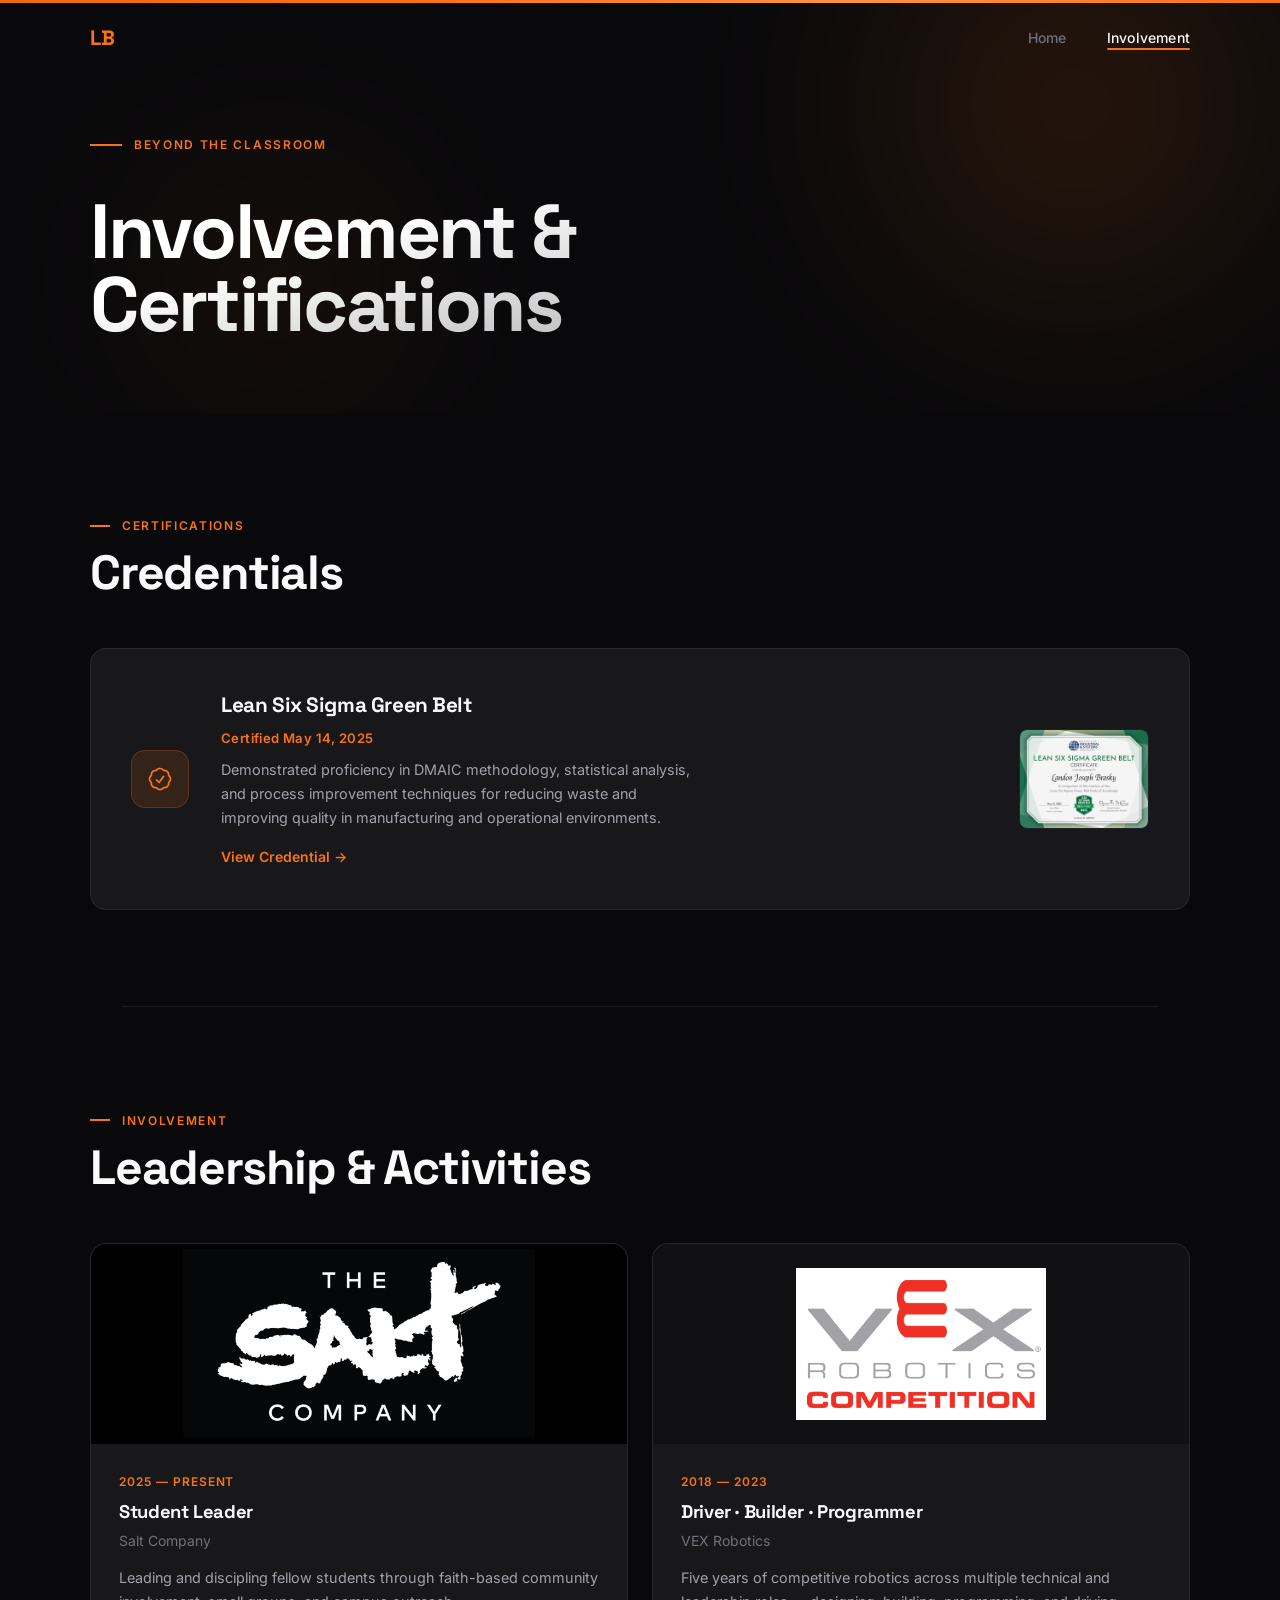
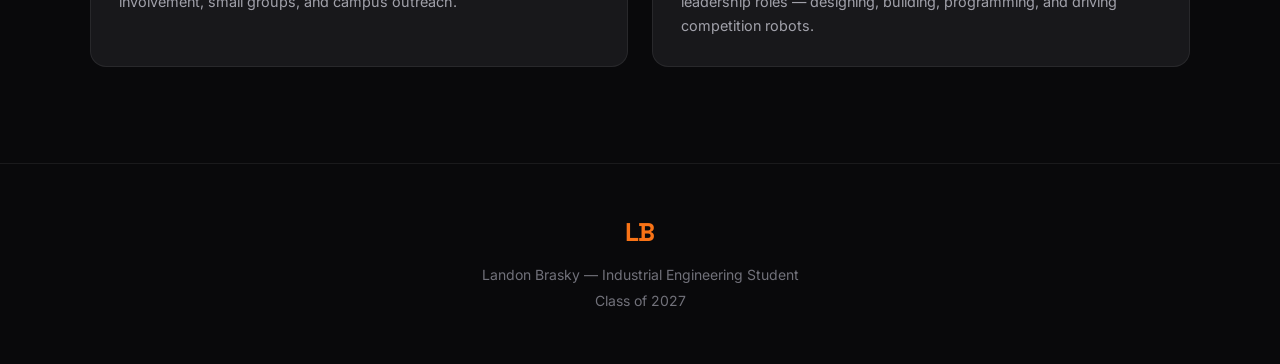
<file: involvement.html>
<!DOCTYPE html>
<html lang="en">
<head>
  <meta charset="UTF-8" />
  <meta name="viewport" content="width=device-width, initial-scale=1.0" />
  <meta name="description" content="Landon Brasky — Involvement, certifications, and leadership activities." />
  <title>Involvement &amp; Certifications — Landon Brasky</title>
  <link rel="stylesheet" href="style.css" />
  <link rel="preconnect" href="https://fonts.googleapis.com" />
  <link rel="preconnect" href="https://fonts.gstatic.com" crossorigin />
  <link href="https://fonts.googleapis.com/css2?family=Space+Grotesk:wght@400;500;600;700&family=Inter:wght@300;400;500;600&display=swap" rel="stylesheet" />
</head>
<body>

  <!-- ── NAV ── -->
  <nav class="nav" id="nav">
    <div class="nav-inner">
      <a href="index.html" class="nav-logo">LB</a>
      <button class="nav-toggle" id="navToggle" aria-label="Toggle menu">
        <span></span><span></span><span></span>
      </button>
      <ul class="nav-links" id="navLinks">
        <li><a href="index.html">Home</a></li>
        <li><a href="involvement.html" class="active">Involvement</a></li>
      </ul>
    </div>
  </nav>

  <!-- ── PAGE HEADER ── -->
  <section class="page-header">
    <div class="hero-bg">
      <div class="blob blob-1"></div>
      <div class="blob blob-2"></div>
    </div>
    <div class="page-header-inner">
      <p class="eyebrow">Beyond the Classroom</p>
      <h1 class="page-header-title">Involvement &amp;<br>Certifications</h1>
    </div>
  </section>

  <!-- ── CERTIFICATIONS ── -->
  <section class="section" id="certifications">
    <div class="section-inner">
      <p class="section-eyebrow">Certifications</p>
      <h2 class="section-title">Credentials</h2>

      <div class="cert-card fade-in">
        <!-- Icon -->
        <div class="cert-icon">
          <svg viewBox="0 0 24 24" fill="none" stroke="currentColor" stroke-width="1.5" aria-hidden="true">
            <path stroke-linecap="round" stroke-linejoin="round"
              d="M9 12.75L11.25 15 15 9.75M21 12c0 1.268-.63 2.39-1.593 3.068a3.745 3.745 0
                 01-1.043 3.296 3.745 3.745 0 01-3.296 1.043A3.745 3.745 0 0112 21c-1.268
                 0-2.39-.63-3.068-1.593a3.745 3.745 0 01-3.296-1.043 3.745 3.745 0
                 01-1.043-3.296A3.745 3.745 0 013 12c0-1.268.63-2.39 1.593-3.068a3.745 3.745
                 0 011.043-3.296 3.745 3.745 0 013.296-1.043A3.745 3.745 0 0112 3c1.268 0
                 2.39.63 3.068 1.593a3.745 3.745 0 013.296 1.043 3.745 3.745 0
                 011.043 3.296A3.745 3.745 0 0121 12z" />
          </svg>
        </div>

        <!-- Info -->
        <div>
          <h3 class="cert-name">Lean Six Sigma Green Belt</h3>
          <p class="cert-date">Certified May 14, 2025</p>
          <p class="cert-desc">
            Demonstrated proficiency in DMAIC methodology, statistical analysis, and
            process improvement techniques for reducing waste and improving quality in
            manufacturing and operational environments.
          </p>
          <a
            href="https://www.credential.net/143290772"
            target="_blank"
            rel="noopener"
            class="cert-link"
          >View Credential →</a>
        </div>

        <div class="cert-img-wrap">
          <img
            src="images/lssgb.png"
            alt="Lean Six Sigma Green Belt Certificate"
            onerror="this.closest('.cert-img-wrap').style.display='none'"
          />
        </div>
      </div>
    </div>
  </section>

  <div class="divider"></div>

  <!-- ── INVOLVEMENT ── -->
  <section class="section" id="involvement">
    <div class="section-inner">
      <p class="section-eyebrow">Involvement</p>
      <h2 class="section-title">Leadership &amp; Activities</h2>

      <div class="involvement-grid">

        <!-- Salt Company -->
        <div class="inv-card fade-in">
          <div class="inv-img-wrap" id="scImgWrap">
            <!-- Add images/salt-company.jpg to display a photo -->
            <img
              src="images/salt-company.jpg"
              alt="Salt Company"
              onload="document.getElementById('scImgWrap').classList.add('has-img')"
            />
            <div class="inv-placeholder">SC</div>
          </div>
          <div class="inv-body">
            <p class="inv-date">2025 — Present</p>
            <h3 class="inv-role">Student Leader</h3>
            <p class="inv-org">Salt Company</p>
            <p class="inv-desc">
              Leading and discipling fellow students through faith-based community
              involvement, small groups, and campus outreach.
            </p>
          </div>
        </div>

        <!-- VEX Robotics -->
        <div class="inv-card fade-in">
          <div class="inv-img-wrap inv-img-contain" id="vexImgWrap">
            <img
              src="images/vex-robotics.jpg"
              alt="VEX Robotics"
              onload="document.getElementById('vexImgWrap').classList.add('has-img')"
            />
            <div class="inv-placeholder">VR</div>
          </div>
          <div class="inv-body">
            <p class="inv-date">2018 — 2023</p>
            <h3 class="inv-role">Driver · Builder · Programmer</h3>
            <p class="inv-org">VEX Robotics</p>
            <p class="inv-desc">
              Five years of competitive robotics across multiple technical and leadership
              roles — designing, building, programming, and driving competition robots.
            </p>
          </div>
        </div>

      </div>
    </div>
  </section>

  <!-- ── FOOTER ── -->
  <footer class="footer">
    <div class="footer-inner">
      <div class="footer-logo">LB</div>
      <p>Landon Brasky &mdash; Industrial Engineering Student</p>
      <p>Class of 2027</p>
    </div>
  </footer>

  <script src="script.js"></script>
</body>
</html>
</file>
<file: style.css>
/* ── RESET & VARIABLES ── */
*, *::before, *::after { box-sizing: border-box; margin: 0; padding: 0; }

:root {
  --bg:           #09090b;
  --surface:      #111113;
  --card:         #18181b;
  --border:       rgba(255, 255, 255, 0.07);
  --border-hot:   rgba(249, 115, 22, 0.35);
  --accent:       #f97316;
  --accent-dim:   rgba(249, 115, 22, 0.12);
  --text:         #fafafa;
  --text-mid:     #a1a1aa;
  --text-muted:   #71717a;
  --font-display: 'Space Grotesk', system-ui, sans-serif;
  --font-body:    'Inter', system-ui, sans-serif;
  --max-w:        1100px;
}

html { scroll-behavior: smooth; font-size: 16px; }

body {
  background: var(--bg);
  color: var(--text);
  font-family: var(--font-body);
  line-height: 1.6;
  -webkit-font-smoothing: antialiased;
  overflow-x: hidden;
}

body::before {
  content: '';
  position: fixed;
  top: 0; left: 0; right: 0;
  height: 3px;
  background: linear-gradient(90deg, #ea6c09, var(--accent), #fb923c, var(--accent));
  z-index: 2000;
}

img { max-width: 100%; display: block; }
a   { color: inherit; text-decoration: none; }

/* ── NAV ── */
.nav {
  position: fixed;
  top: 0; left: 0; right: 0;
  z-index: 1000;
  padding: 1.35rem 2rem;
  transition: background 0.3s, box-shadow 0.3s, padding 0.3s;
}

.nav.scrolled {
  background: rgba(9, 9, 11, 0.88);
  backdrop-filter: blur(18px);
  -webkit-backdrop-filter: blur(18px);
  box-shadow: 0 1px 0 var(--border);
  padding: 0.9rem 2rem;
}

.nav-inner {
  max-width: var(--max-w);
  margin: 0 auto;
  display: flex;
  align-items: center;
  justify-content: space-between;
}

.nav-logo {
  font-family: var(--font-display);
  font-weight: 700;
  font-size: 1.3rem;
  color: var(--accent);
  letter-spacing: -0.02em;
}

.nav-links {
  list-style: none;
  display: flex;
  gap: 2.5rem;
  align-items: center;
}

.nav-links a {
  font-size: 0.875rem;
  font-weight: 500;
  color: var(--text-muted);
  letter-spacing: 0.015em;
  transition: color 0.2s;
  position: relative;
  padding-bottom: 3px;
}

.nav-links a::after {
  content: '';
  position: absolute;
  bottom: -1px; left: 0;
  width: 0; height: 2px;
  background: var(--accent);
  transition: width 0.25s;
  border-radius: 2px;
}

.nav-links a:hover,
.nav-links a.active { color: var(--text); }

.nav-links a:hover::after,
.nav-links a.active::after { width: 100%; }

/* mobile toggle */
.nav-toggle {
  display: none;
  flex-direction: column;
  justify-content: center;
  gap: 5px;
  background: none;
  border: none;
  cursor: pointer;
  padding: 4px;
  width: 32px;
  height: 28px;
}

.nav-toggle span {
  display: block;
  width: 100%; height: 2px;
  background: var(--text);
  border-radius: 2px;
  transition: all 0.3s;
  transform-origin: center;
}

.nav-toggle.active span:nth-child(1) { transform: translateY(7px) rotate(45deg); }
.nav-toggle.active span:nth-child(2) { opacity: 0; transform: scaleX(0); }
.nav-toggle.active span:nth-child(3) { transform: translateY(-7px) rotate(-45deg); }

/* ── HERO ── */
.hero {
  position: relative;
  min-height: 100vh;
  overflow: hidden;
  padding: 7rem 2rem 5rem;
  display: flex;
  align-items: center;
  justify-content: center;
}

/* dot-grid texture */
.hero::before {
  content: '';
  position: absolute;
  inset: 0;
  background-image: radial-gradient(rgba(255,255,255,0.035) 1px, transparent 1px);
  background-size: 30px 30px;
  pointer-events: none;
  z-index: 0;
  mask-image: radial-gradient(ellipse 80% 60% at 60% 40%, rgba(0,0,0,0.6) 0%, transparent 70%);
}

.hero-bg {
  position: absolute;
  inset: 0;
  pointer-events: none;
  z-index: 0;
}

.blob {
  position: absolute;
  border-radius: 50%;
  filter: blur(90px);
  opacity: 0.3;
}

.blob-1 {
  width: 650px; height: 650px;
  background: radial-gradient(circle, rgba(249,115,22,0.55) 0%, transparent 65%);
  top: -220px; right: -120px;
  animation: blob-float 14s ease-in-out infinite;
}

.blob-2 {
  width: 420px; height: 420px;
  background: radial-gradient(circle, rgba(249,115,22,0.3) 0%, transparent 65%);
  bottom: -80px; left: 5%;
  animation: blob-float 18s ease-in-out infinite reverse;
}

.blob-3 {
  width: 280px; height: 280px;
  background: radial-gradient(circle, rgba(251,146,60,0.25) 0%, transparent 65%);
  top: 45%; left: 38%;
  animation: blob-float 22s ease-in-out infinite;
}

@keyframes blob-float {
  0%,100% { transform: translate(0,0) scale(1); }
  33%      { transform: translate(18px,-14px) scale(1.06); }
  66%      { transform: translate(-14px,10px) scale(0.96); }
}

.hero-inner {
  max-width: var(--max-w);
  width: 100%;
  display: grid;
  grid-template-columns: 1fr 1fr;
  align-items: center;
  gap: 4rem;
  position: relative;
  z-index: 1;
}

/* eyebrow label (shared) */
.eyebrow {
  display: inline-flex;
  align-items: center;
  gap: 0.75rem;
  font-size: 0.75rem;
  font-weight: 600;
  letter-spacing: 0.14em;
  text-transform: uppercase;
  color: var(--accent);
  margin-bottom: 1.5rem;
}

.eyebrow::before {
  content: '';
  display: block;
  width: 2rem; height: 2px;
  background: var(--accent);
  flex-shrink: 0;
}

.hero-name {
  font-family: var(--font-display);
  font-size: clamp(3.5rem, 7.5vw, 6.5rem);
  font-weight: 700;
  line-height: 0.92;
  letter-spacing: -0.035em;
  margin-bottom: 1.5rem;
  background: linear-gradient(165deg, #fff 25%, rgba(255,255,255,0.5) 100%);
  -webkit-background-clip: text;
  -webkit-text-fill-color: transparent;
  background-clip: text;
}

.hero-sub {
  font-size: 1.1rem;
  color: var(--text-muted);
  margin-bottom: 2.75rem;
  font-weight: 400;
  letter-spacing: 0.01em;
}

.hero-actions {
  display: flex;
  gap: 0.875rem;
  flex-wrap: wrap;
}

/* buttons */
.btn {
  display: inline-flex;
  align-items: center;
  justify-content: center;
  padding: 0.75rem 1.75rem;
  border-radius: 0.5rem;
  font-weight: 600;
  font-size: 0.875rem;
  letter-spacing: 0.01em;
  transition: all 0.25s;
  cursor: pointer;
  border: none;
  white-space: nowrap;
}

.btn-primary {
  background: var(--accent);
  color: #fff;
}

.btn-primary:hover {
  background: #ea6c09;
  transform: translateY(-2px);
  box-shadow: 0 10px 30px rgba(249,115,22,0.4);
}

.btn-ghost {
  background: transparent;
  color: var(--text);
  border: 1px solid var(--border);
}

.btn-ghost:hover {
  border-color: rgba(255,255,255,0.2);
  background: rgba(255,255,255,0.04);
  transform: translateY(-2px);
}

/* photo frame */
.hero-visual {
  display: flex;
  justify-content: center;
  align-items: center;
  position: relative;
}

.hero-visual::before {
  content: '';
  position: absolute;
  inset: -30%;
  background: radial-gradient(circle at center, rgba(249,115,22,0.1) 0%, transparent 65%);
  border-radius: 50%;
  pointer-events: none;
}

.photo-frame {
  position: relative;
  width: 320px;
  height: 400px;
  border-radius: 1.5rem;
  overflow: hidden;
  background: var(--card);
  border: 1px solid rgba(255,255,255,0.1);
  box-shadow:
    0 0 0 1px var(--border),
    0 40px 80px rgba(0,0,0,0.6),
    0 0 80px rgba(249,115,22,0.08);
  transform: rotate(2deg);
  transition: transform 0.4s ease;
}

.photo-frame:hover {
  transform: rotate(0deg) scale(1.01);
}

.photo-frame .photo {
  width: 100%; height: 100%;
  object-fit: cover;
}

.photo-initials {
  position: absolute;
  inset: 0;
  display: flex;
  align-items: center;
  justify-content: center;
  font-family: var(--font-display);
  font-size: 5.5rem;
  font-weight: 700;
  color: var(--accent);
  letter-spacing: -0.05em;
  background: var(--card);
}

.photo-frame.has-photo .photo-initials { display: none; }

/* scroll hint */
.scroll-hint {
  position: absolute;
  bottom: 2rem;
  left: 50%;
  transform: translateX(-50%);
  display: flex;
  flex-direction: column;
  align-items: center;
  gap: 0.5rem;
  font-size: 0.67rem;
  letter-spacing: 0.12em;
  text-transform: uppercase;
  color: var(--text-muted);
  z-index: 1;
}

.scroll-line {
  width: 1px; height: 44px;
  background: linear-gradient(to bottom, var(--accent), transparent);
  animation: scroll-pulse 2s ease-in-out infinite;
}

@keyframes scroll-pulse {
  0%,100% { opacity: 0.35; }
  50%      { opacity: 1; }
}

/* ── SECTIONS ── */
.section {
  padding: 6rem 2rem;
}

.section-inner {
  max-width: var(--max-w);
  margin: 0 auto;
}

.section-eyebrow {
  display: inline-flex;
  align-items: center;
  gap: 0.75rem;
  font-size: 0.75rem;
  font-weight: 600;
  letter-spacing: 0.14em;
  text-transform: uppercase;
  color: var(--accent);
  margin-bottom: 0.75rem;
}

.section-eyebrow::before {
  content: '';
  display: block;
  width: 1.25rem; height: 2px;
  background: var(--accent);
}

.section-title {
  font-family: var(--font-display);
  font-size: clamp(2rem, 4vw, 3rem);
  font-weight: 700;
  letter-spacing: -0.025em;
  line-height: 1.1;
  margin-bottom: 3rem;
}

.divider {
  max-width: calc(var(--max-w) - 4rem);
  margin: 0 auto;
  height: 1px;
  background: var(--border);
}

/* ── ABOUT ── */
.about-layout {
  display: grid;
  grid-template-columns: 1fr 1fr;
  gap: 4rem;
  align-items: start;
}

.about-text {
  font-size: 1.025rem;
  color: var(--text-mid);
  line-height: 1.85;
}

.about-text p + p { margin-top: 1.25rem; }

.stats-grid {
  display: grid;
  grid-template-columns: 1fr 1fr;
  gap: 1rem;
}

.stat-card {
  background: var(--card);
  border: 1px solid var(--border);
  border-radius: 0.875rem;
  padding: 1.5rem;
  transition: border-color 0.25s, transform 0.25s, box-shadow 0.25s;
}

.stat-card:hover {
  border-color: var(--border-hot);
  transform: translateY(-3px);
  box-shadow: 0 8px 24px rgba(0,0,0,0.3), 0 0 30px rgba(249,115,22,0.1);
}

.stat-num {
  font-family: var(--font-display);
  font-size: 2.5rem;
  font-weight: 700;
  color: var(--accent);
  line-height: 1;
  margin-bottom: 0.5rem;
  letter-spacing: -0.03em;
}

.stat-label {
  font-size: 0.825rem;
  color: var(--text-muted);
  line-height: 1.45;
  font-weight: 500;
}

/* ── EDUCATION ── */
.edu-card {
  background: var(--card);
  border: 1px solid var(--border);
  border-radius: 1rem;
  padding: 2.5rem;
  display: flex;
  align-items: flex-start;
  justify-content: space-between;
  gap: 2rem;
  transition: border-color 0.25s;
}

.edu-card:hover { border-color: var(--border-hot); }

.edu-degree {
  font-family: var(--font-display);
  font-size: 1.5rem;
  font-weight: 700;
  margin-bottom: 0.4rem;
  letter-spacing: -0.02em;
}

.edu-school {
  font-size: 0.95rem;
  color: var(--accent);
  font-weight: 500;
  margin-bottom: 1.25rem;
}

.edu-tags { display: flex; flex-wrap: wrap; gap: 0.5rem; }

.tag {
  background: var(--accent-dim);
  color: var(--accent);
  border: 1px solid rgba(249,115,22,0.22);
  padding: 0.3rem 0.85rem;
  border-radius: 999px;
  font-size: 0.8rem;
  font-weight: 500;
}

.edu-grad {
  flex-shrink: 0;
  background: var(--accent);
  color: #fff;
  font-family: var(--font-display);
  font-weight: 700;
  font-size: 0.9rem;
  padding: 0.65rem 1.35rem;
  border-radius: 0.5rem;
  white-space: nowrap;
}

/* ── EXPERIENCE TIMELINE ── */
.timeline {
  position: relative;
  padding-left: 2.25rem;
}

.timeline::before {
  content: '';
  position: absolute;
  left: 0; top: 1rem; bottom: 2rem;
  width: 2px;
  background: linear-gradient(to bottom, var(--accent), rgba(249,115,22,0.08));
}

.timeline-item {
  position: relative;
  margin-bottom: 2.5rem;
}

.timeline-item:last-child { margin-bottom: 0; }

.timeline-dot {
  position: absolute;
  left: -2.65rem;
  top: 1.35rem;
  width: 14px; height: 14px;
  border-radius: 50%;
  background: var(--accent);
  box-shadow:
    0 0 0 3px var(--bg),
    0 0 0 5px rgba(249,115,22,0.25),
    0 0 14px rgba(249,115,22,0.45);
}

.timeline-card {
  background: var(--card);
  border: 1px solid var(--border);
  border-radius: 1rem;
  padding: 2rem;
  transition: border-color 0.25s, transform 0.25s;
}

.timeline-card:hover {
  border-color: var(--border-hot);
  transform: translateX(4px);
}

.timeline-header {
  display: flex;
  align-items: flex-start;
  justify-content: space-between;
  gap: 1rem;
  margin-bottom: 1.25rem;
}

.timeline-date {
  font-size: 0.75rem;
  font-weight: 600;
  letter-spacing: 0.08em;
  text-transform: uppercase;
  color: var(--accent);
  margin-bottom: 0.4rem;
}

.timeline-role {
  font-family: var(--font-display);
  font-size: 1.2rem;
  font-weight: 700;
  letter-spacing: -0.02em;
  margin-bottom: 0.2rem;
}

.timeline-company {
  font-size: 0.875rem;
  color: var(--text-muted);
}

.timeline-badge {
  background: rgba(34,197,94,0.1);
  color: #4ade80;
  border: 1px solid rgba(34,197,94,0.22);
  font-size: 0.72rem;
  font-weight: 600;
  padding: 0.3rem 0.75rem;
  border-radius: 999px;
  white-space: nowrap;
  flex-shrink: 0;
}

.timeline-list {
  list-style: none;
  display: flex;
  flex-direction: column;
  gap: 0.65rem;
}

.timeline-list li {
  display: flex;
  gap: 0.75rem;
  font-size: 0.925rem;
  color: var(--text-mid);
  line-height: 1.6;
}

.timeline-list li::before {
  content: '→';
  color: var(--accent);
  flex-shrink: 0;
  font-weight: 700;
}

/* ── PAGE HEADER (involvement.html) ── */
.page-header {
  position: relative;
  min-height: 45vh;
  overflow: hidden;
  padding: 8rem 2rem 4.5rem;
  display: flex;
  align-items: flex-end;
}

.page-header-inner {
  max-width: var(--max-w);
  width: 100%;
  margin: 0 auto;
  position: relative;
  z-index: 1;
}

.page-header-title {
  font-family: var(--font-display);
  font-size: clamp(2.5rem, 6vw, 5rem);
  font-weight: 700;
  letter-spacing: -0.03em;
  line-height: 0.95;
  margin-top: 1rem;
  background: linear-gradient(165deg, #fff 25%, rgba(255,255,255,0.5) 100%);
  -webkit-background-clip: text;
  -webkit-text-fill-color: transparent;
  background-clip: text;
}

/* ── CERTIFICATIONS ── */
.cert-card {
  background: var(--card);
  border: 1px solid var(--border);
  border-radius: 1rem;
  padding: 2.5rem;
  display: grid;
  grid-template-columns: auto 1fr auto;
  gap: 2rem;
  align-items: center;
  transition: border-color 0.25s;
}

.cert-card:hover { border-color: var(--border-hot); }

.cert-icon {
  width: 58px; height: 58px;
  background: var(--accent-dim);
  border: 1px solid rgba(249,115,22,0.22);
  border-radius: 0.875rem;
  display: flex;
  align-items: center;
  justify-content: center;
  color: var(--accent);
  flex-shrink: 0;
}

.cert-icon svg { width: 28px; height: 28px; }

.cert-name {
  font-family: var(--font-display);
  font-size: 1.3rem;
  font-weight: 700;
  letter-spacing: -0.02em;
  margin-bottom: 0.35rem;
}

.cert-date {
  font-size: 0.82rem;
  color: var(--accent);
  font-weight: 600;
  margin-bottom: 0.6rem;
  letter-spacing: 0.03em;
}

.cert-desc {
  font-size: 0.9rem;
  color: var(--text-mid);
  line-height: 1.65;
  max-width: 54ch;
}

.cert-link {
  display: inline-flex;
  align-items: center;
  margin-top: 1rem;
  font-size: 0.875rem;
  font-weight: 600;
  color: var(--accent);
  text-decoration: none;
  transition: opacity 0.2s;
}

.cert-link:hover { opacity: 0.75; }

.cert-img-wrap {
  width: 130px; height: 100px;
  border-radius: 0.5rem;
  overflow: hidden;
  background: var(--surface);
  border: 1px solid var(--border);
  flex-shrink: 0;
}

.cert-img-wrap img {
  width: 100%; height: 100%;
  object-fit: cover;
}

/* ── INVOLVEMENT CARDS ── */
.involvement-grid {
  display: grid;
  grid-template-columns: 1fr 1fr;
  gap: 1.5rem;
}

.inv-card {
  background: var(--card);
  border: 1px solid var(--border);
  border-radius: 1rem;
  overflow: hidden;
  transition: border-color 0.25s, transform 0.3s;
}

.inv-card:hover {
  border-color: var(--border-hot);
  transform: translateY(-5px);
}

.inv-img-wrap {
  height: 200px;
  position: relative;
  background: var(--surface);
  overflow: hidden;
}

.inv-img-wrap img {
  width: 100%; height: 100%;
  object-fit: cover;
  transition: transform 0.4s;
}

.inv-card:hover .inv-img-wrap img { transform: scale(1.05); }

.inv-placeholder {
  position: absolute;
  inset: 0;
  display: flex;
  align-items: center;
  justify-content: center;
  font-family: var(--font-display);
  font-size: 4rem;
  font-weight: 700;
  color: var(--accent);
  opacity: 0.25;
}

.inv-img-wrap.has-img .inv-placeholder { display: none; }

.inv-body { padding: 1.75rem; }

.inv-date {
  font-size: 0.75rem;
  font-weight: 600;
  letter-spacing: 0.08em;
  text-transform: uppercase;
  color: var(--accent);
  margin-bottom: 0.4rem;
}

.inv-role {
  font-family: var(--font-display);
  font-size: 1.15rem;
  font-weight: 700;
  letter-spacing: -0.02em;
  margin-bottom: 0.2rem;
}

.inv-org {
  font-size: 0.875rem;
  color: var(--text-muted);
  margin-bottom: 0.875rem;
}

.inv-desc {
  font-size: 0.9rem;
  color: var(--text-mid);
  line-height: 1.65;
}

/* ── FOOTER ── */
.footer {
  border-top: 1px solid var(--border);
  padding: 3rem 2rem;
  text-align: center;
}

.footer-inner { max-width: var(--max-w); margin: 0 auto; }

.footer-logo {
  display: inline-block;
  font-family: var(--font-display);
  font-size: 1.6rem;
  font-weight: 700;
  color: var(--accent);
  letter-spacing: -0.03em;
  margin-bottom: 0.75rem;
}

.footer p { font-size: 0.875rem; color: var(--text-muted); margin-bottom: 0.2rem; }

/* ── ANIMATIONS ── */
.fade-in {
  opacity: 0;
  transform: translateY(24px);
  transition: opacity 0.65s ease, transform 0.65s ease;
}

.fade-in.visible { opacity: 1; transform: none; }

/* stagger siblings */
.fade-in:nth-child(2) { transition-delay: 0.1s; }
.fade-in:nth-child(3) { transition-delay: 0.2s; }
.fade-in:nth-child(4) { transition-delay: 0.3s; }

/* ── RESPONSIVE ── */
@media (max-width: 768px) {
  .nav-toggle { display: flex; }

  .nav-links {
    position: fixed;
    inset: 0;
    background: rgba(9,9,11,0.97);
    backdrop-filter: blur(20px);
    flex-direction: column;
    align-items: center;
    justify-content: center;
    gap: 2.5rem;
    pointer-events: none;
    opacity: 0;
    transition: opacity 0.3s;
    z-index: -1;
  }

  .nav-links.open { opacity: 1; pointer-events: all; }

  .nav-links a {
    font-size: 1.6rem;
    font-family: var(--font-display);
    font-weight: 700;
  }

  .hero { padding-top: 6rem; padding-bottom: 4rem; }

  .hero-inner {
    grid-template-columns: 1fr;
    text-align: center;
  }

  .hero-visual { display: none; }

  .eyebrow { justify-content: center; }

  .hero-actions { justify-content: center; }

  .about-layout { grid-template-columns: 1fr; gap: 2.5rem; }

  .edu-card { flex-direction: column; }

  .timeline { padding-left: 1.5rem; }
  .timeline-dot { left: -1.9rem; }
  .timeline-header { flex-direction: column; gap: 0.75rem; }

  .cert-card { grid-template-columns: 1fr; }
  .cert-img-wrap { width: 100%; height: 180px; }

  .involvement-grid { grid-template-columns: 1fr; }

  .page-header { min-height: 35vh; }

  .section { padding: 4rem 1.25rem; }
  .skills-layout { grid-template-columns: 1fr; }
  .contact-cards { grid-template-columns: 1fr; max-width: 100%; }
  .edu-card { flex-direction: column; gap: 1.5rem; }
  .edu-right { flex-direction: row; align-items: center; gap: 1rem; }
  .company-row { gap: 0.5rem; }
}

/* ── NAV PROGRESS BAR ── */
.nav-progress {
  position: absolute;
  bottom: 0; left: 0;
  height: 2px;
  width: 0%;
  background: linear-gradient(90deg, var(--accent), #fb923c);
  transition: width 0.1s linear;
  pointer-events: none;
}

/* ── CURSOR GLOW ── */
.cursor-glow {
  position: fixed;
  width: 500px; height: 500px;
  border-radius: 50%;
  background: radial-gradient(circle at center, rgba(249,115,22,0.07) 0%, transparent 65%);
  pointer-events: none;
  z-index: 0;
  transform: translate(-250px, -250px);
  transition: transform 0.08s linear;
  will-change: transform;
}

/* ── BACK TO TOP ── */
.back-to-top {
  position: fixed;
  bottom: 2rem; right: 2rem;
  width: 46px; height: 46px;
  border-radius: 50%;
  background: var(--accent);
  color: #fff;
  border: none;
  font-size: 1.2rem;
  font-weight: 700;
  cursor: pointer;
  z-index: 999;
  opacity: 0;
  transform: translateY(12px);
  transition: opacity 0.3s, transform 0.3s, background 0.2s;
  display: flex;
  align-items: center;
  justify-content: center;
  box-shadow: 0 4px 20px rgba(249,115,22,0.4);
}

.back-to-top.visible {
  opacity: 1;
  transform: translateY(0);
}

.back-to-top:hover {
  background: #ea6c09;
  transform: translateY(-3px);
}

/* ── EDUCATION LOGO ── */
.edu-left { flex: 1; }

.edu-right {
  display: flex;
  flex-direction: column;
  align-items: flex-end;
  gap: 1rem;
  flex-shrink: 0;
}

.edu-logo {
  height: 72px;
  width: auto;
  max-width: 200px;
  object-fit: contain;
}

/* ── COMPANY LOGO IN TIMELINE ── */
.company-row {
  display: flex;
  align-items: center;
  gap: 0.6rem;
  margin-top: 0.2rem;
}

.company-logo {
  height: 44px;
  width: auto;
  max-width: 160px;
  object-fit: contain;
  flex-shrink: 0;
}

/* ── SKILLS SECTION ── */
.skills-layout {
  display: grid;
  grid-template-columns: repeat(3, 1fr);
  gap: 2rem;
}

.skill-group {
  background: var(--card);
  border: 1px solid var(--border);
  border-radius: 1rem;
  padding: 2rem;
  transition: border-color 0.25s;
}

.skill-group:hover { border-color: var(--border-hot); }

.skill-group-title {
  font-family: var(--font-display);
  font-size: 1rem;
  font-weight: 700;
  color: var(--accent);
  margin-bottom: 1.25rem;
  letter-spacing: 0.02em;
}

.skill-tags {
  display: flex;
  flex-wrap: wrap;
  gap: 0.5rem;
}

.skill-tag {
  background: rgba(255,255,255,0.04);
  border: 1px solid var(--border);
  color: var(--text-mid);
  padding: 0.35rem 0.8rem;
  border-radius: 0.375rem;
  font-size: 0.825rem;
  font-weight: 500;
  transition: background 0.2s, border-color 0.2s, color 0.2s;
  cursor: default;
}

.skill-tag:hover {
  background: var(--accent-dim);
  border-color: rgba(249,115,22,0.3);
  color: var(--accent);
}

/* ── CONTACT SECTION ── */
.contact-inner { text-align: center; }

.contact-sub {
  font-size: 1.025rem;
  color: var(--text-muted);
  max-width: 50ch;
  margin: -1.5rem auto 3rem;
  line-height: 1.75;
}

.contact-cards {
  display: grid;
  grid-template-columns: repeat(2, 1fr);
  gap: 1.25rem;
  text-align: left;
  max-width: 680px;
  margin: 0 auto;
}

.contact-card {
  background: var(--card);
  border: 1px solid var(--border);
  border-radius: 1rem;
  padding: 2rem;
  display: flex;
  flex-direction: column;
  gap: 0.6rem;
  transition: border-color 0.25s, transform 0.25s, box-shadow 0.25s;
  text-decoration: none;
}

.contact-card:hover {
  border-color: var(--border-hot);
  transform: translateY(-4px);
  box-shadow: 0 12px 32px rgba(0,0,0,0.3), 0 0 30px rgba(249,115,22,0.08);
}

.contact-card-accent {
  background: var(--accent);
  border-color: transparent;
}

.contact-card-accent:hover {
  background: #ea6c09;
  border-color: transparent;
  box-shadow: 0 12px 32px rgba(249,115,22,0.35);
}

.contact-icon {
  width: 44px; height: 44px;
  background: var(--accent-dim);
  border: 1px solid rgba(249,115,22,0.22);
  border-radius: 0.75rem;
  display: flex;
  align-items: center;
  justify-content: center;
  color: var(--accent);
  margin-bottom: 0.25rem;
}

.contact-card-accent .contact-icon {
  background: rgba(255,255,255,0.2);
  border-color: rgba(255,255,255,0.3);
  color: #fff;
}

.contact-icon svg { width: 22px; height: 22px; }

.contact-label {
  font-size: 0.75rem;
  font-weight: 600;
  letter-spacing: 0.1em;
  text-transform: uppercase;
  color: var(--text-muted);
}

.contact-card-accent .contact-label { color: rgba(255,255,255,0.7); }

.contact-value {
  font-family: var(--font-display);
  font-size: 1rem;
  font-weight: 600;
  color: var(--text);
}

.contact-card-accent .contact-value { color: #fff; }

/* ── FOOTER LINKS ── */
.footer-links {
  display: flex;
  align-items: center;
  justify-content: center;
  gap: 0.75rem;
  margin-top: 0.5rem;
  font-size: 0.825rem;
  color: var(--text-muted);
}

.footer-links a {
  color: var(--text-muted);
  transition: color 0.2s;
}

.footer-links a:hover { color: var(--accent); }

/* smaller text for long stat values */
.stat-text {
  font-size: 1.4rem !important;
  line-height: 1.2;
}

/* VEX logo — contain instead of cover */
.inv-img-contain img {
  object-fit: contain !important;
  padding: 1.5rem;
  background: var(--surface);
}

/* ── TYPING ANIMATION ── */
.hero-sub {
  font-size: 1.1rem;
  color: var(--text-muted);
  margin-bottom: 2.75rem;
  font-weight: 400;
  min-height: 1.76rem;
}

.typed-cursor {
  color: var(--accent);
  font-weight: 300;
  animation: blink 1s step-end infinite;
}

@keyframes blink {
  0%,100% { opacity: 1; }
  50%      { opacity: 0; }
}

/* ── GRAIN OVERLAY ── */
.grain-overlay {
  position: fixed;
  inset: 0;
  width: 100%; height: 100%;
  pointer-events: none;
  z-index: 9998;
  opacity: 0.035;
  mix-blend-mode: overlay;
}

/* ── PARTICLE CANVAS ── */
.particle-canvas {
  position: absolute;
  inset: 0;
  width: 100%; height: 100%;
  pointer-events: none;
  z-index: 0;
}

/* ── PHOTO GLOW PULSE ── */
@keyframes photo-glow-pulse {
  0%,100% {
    box-shadow:
      0 0 0 1px rgba(249,115,22,0.25),
      0 40px 80px rgba(0,0,0,0.6),
      0 0 40px rgba(249,115,22,0.15);
  }
  50% {
    box-shadow:
      0 0 0 2px rgba(249,115,22,0.55),
      0 40px 80px rgba(0,0,0,0.6),
      0 0 80px rgba(249,115,22,0.35);
  }
}

.photo-frame {
  animation: photo-glow-pulse 3s ease-in-out infinite;
}

/* ── HERO NAME GLITCH ── */
@keyframes hero-glitch {
  0%,88%,100% { transform: none; filter: none; }
  89%  { transform: skewX(-2deg) translateX(-4px); filter: brightness(1.3) hue-rotate(20deg); }
  90%  { transform: skewX(1.5deg) translateX(4px); filter: brightness(0.85); }
  91%  { transform: none; filter: none; }
  94%  { transform: translateX(-2px); filter: brightness(1.1); }
  95%  { transform: none; filter: none; }
}

.hero-name { animation: hero-glitch 9s infinite; }
</file>
